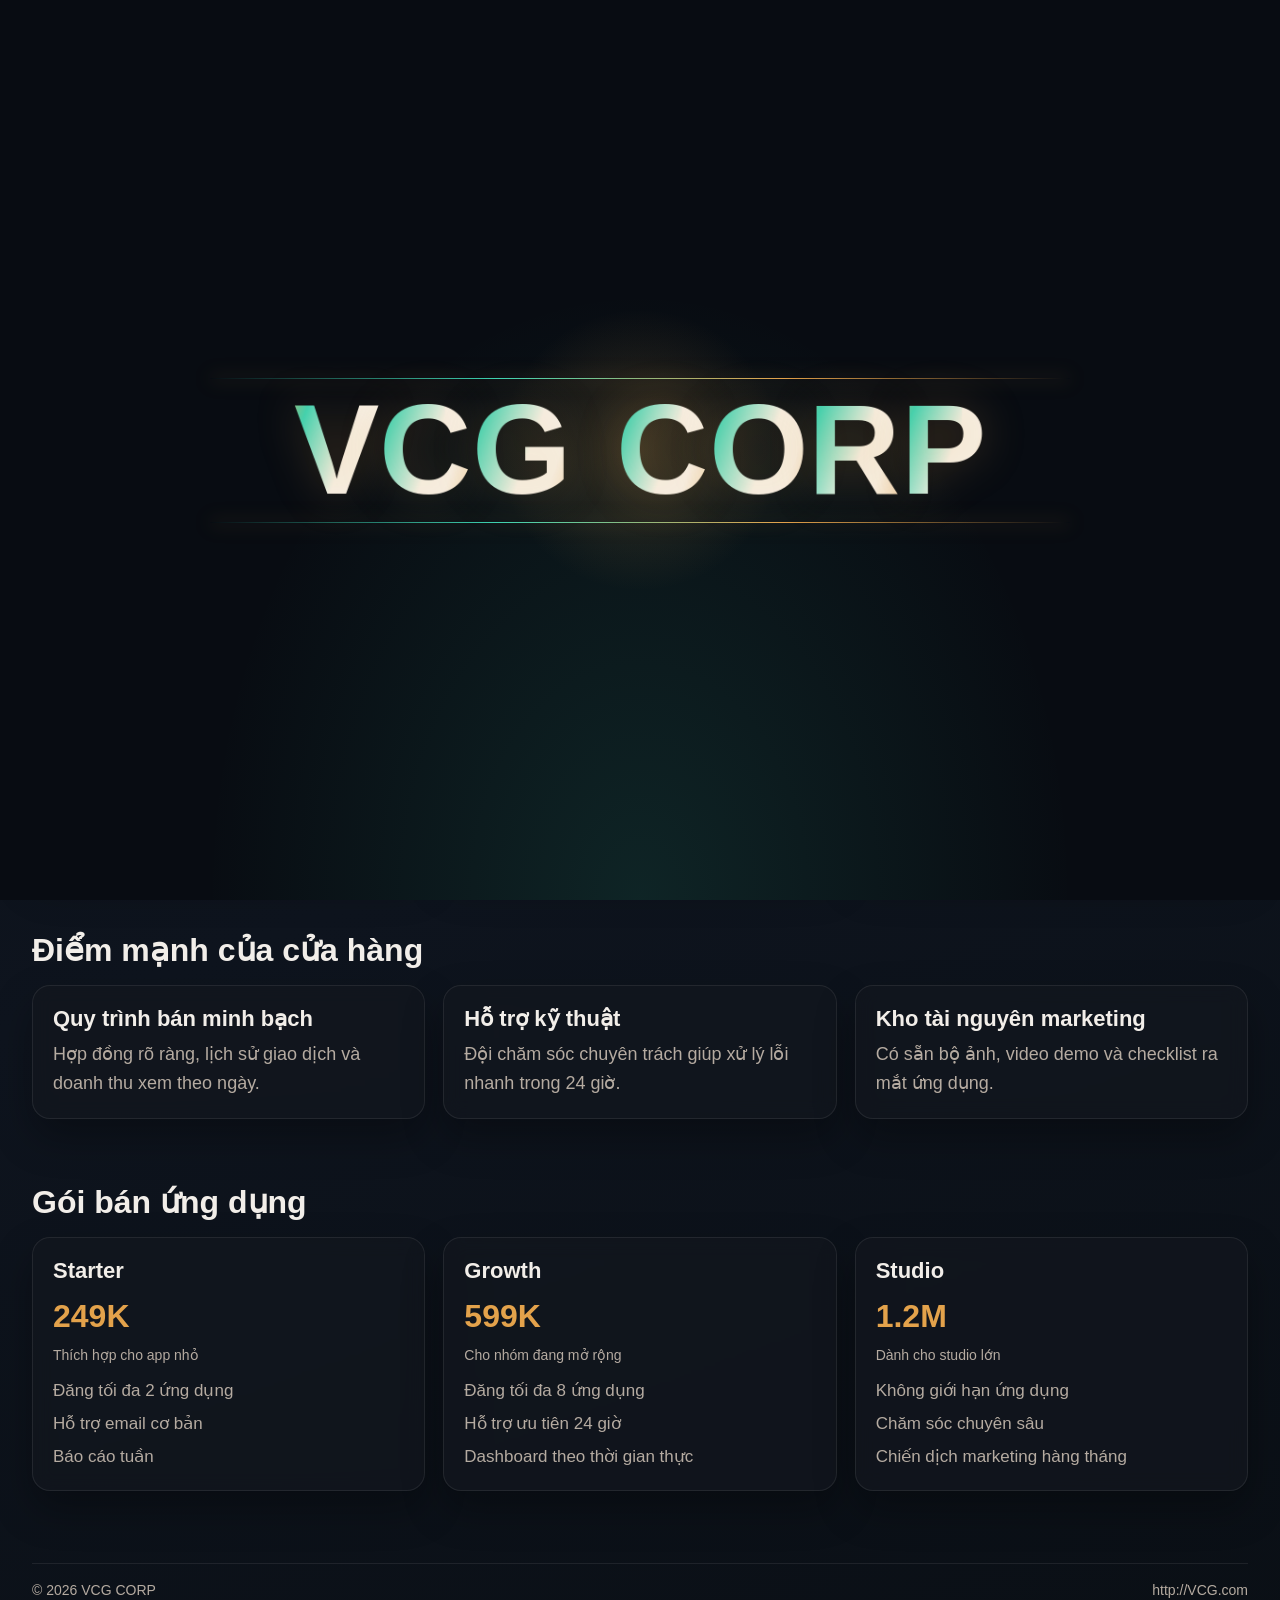
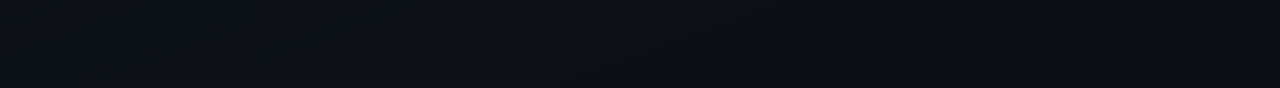
<file: index.html>
﻿﻿﻿<!doctype html>
<html lang="vi">
<head>
  <meta charset="utf-8" />
  <meta name="viewport" content="width=device-width, initial-scale=1" />
  <title>VCG CORP - Trang chủ</title>
  <link rel="stylesheet" href="styles.css" />
</head>
<body>
  <div class="site-intro" aria-label="VCG CORP" role="status">
    <p class="site-intro__name" aria-label="VCG CORP">
      <span class="site-intro__letter" style="--i:0; --x:-52vw; --y:-28vh; --r:-36deg">V</span>
      <span class="site-intro__letter" style="--i:1; --x:-32vw; --y:34vh; --r:28deg">C</span>
      <span class="site-intro__letter" style="--i:2; --x:-12vw; --y:-38vh; --r:-22deg">G</span>
      <span class="site-intro__space" aria-hidden="true"></span>
      <span class="site-intro__letter" style="--i:3; --x:14vw; --y:36vh; --r:30deg">C</span>
      <span class="site-intro__letter" style="--i:4; --x:34vw; --y:-31vh; --r:-28deg">O</span>
      <span class="site-intro__letter" style="--i:5; --x:54vw; --y:25vh; --r:34deg">R</span>
      <span class="site-intro__letter" style="--i:6; --x:62vw; --y:-18vh; --r:-42deg">P</span>
    </p>
  </div>
  <div class="page">
    <header>
      <div class="brand">VCG CORP</div>
      <nav>
        <a href="index.html">Trang chủ</a>
        <a href="gioi-thieu.html">Giới thiệu</a>
        <a href="tham-khao.html">Tham khảo</a>
        <a href="tai-nguyen.html">Tài nguyên</a>
        <a href="lien-he.html">Liên hệ</a>
      </nav>
    </header>

    <section class="hero">
      <div>
        <h1>VCG CORP Nơi mọi người thoả sức sáng tạo và chia sẽ cho mọi người .</h1>
        <p>
          VCG CORP giúp bạn tự tin hơn về chình tay nghề của bạn, hãy thoả sức sáng tạo và mọi người
          thấy tài năng của bạn đến đâu. Bạn cũng có thể kiếm những thành tựu trên đây (thực ra là tiền=))
        </p>
        <div class="badge-row">
          <span class="badge">Bán app nhanh</span>
          <span class="badge">Bảo hành cập nhật</span>
          <span class="badge">Thanh toán an toàn</span>
        </div>
      </div>
      <div class="hero-card">
        <div class="stat">
          <span>Ứng dụng đang bán</span>
          <strong>128</strong>
        </div>
        <div class="stat">
          <span>Người mua mỗi tháng</span>
          <strong>4.2K</strong>
        </div>
        <div class="stat">
          <span>Đánh giá 5 sao</span>
          <strong>96%</strong>
        </div>
      </div>
    </section>
<section class="section">
      <h2>App nổi bật</h2>
      <p class="lead">Danh sách ứng dụng được bán chạy và cập nhật đều trong tuần.</p>
      <div class="grid">
        <div class="card">
          <h3>FocusFlow</h3>
          <p>Ứng dụng quản lý thời gian kèm pomodoro và nhắc việc thông minh.</p>
        </div>
        <div class="card">
          <h3>InvoicePro</h3>
          <p>Tạo hóa đơn nhanh, gửi qua email và theo dõi trạng thái thanh toán.</p>
        </div>
        <div class="card">
          <h3>SmartGym</h3>
          <p>Lịch tập cá nhân hóa, theo dõi tiến độ và lời khuyên sức khỏe.</p>
        </div>
      </div>
    </section>

    <section class="section">
      <h2>Điểm mạnh của cửa hàng</h2>
      <div class="grid">
        <div class="card">
          <h3>Quy trình bán minh bạch</h3>
          <p>Hợp đồng rõ ràng, lịch sử giao dịch và doanh thu xem theo ngày.</p>
        </div>
        <div class="card">
          <h3>Hỗ trợ kỹ thuật</h3>
          <p>Đội chăm sóc chuyên trách giúp xử lý lỗi nhanh trong 24 giờ.</p>
        </div>
        <div class="card">
          <h3>Kho tài nguyên marketing</h3>
          <p>Có sẵn bộ ảnh, video demo và checklist ra mắt ứng dụng.</p>
        </div>
      </div>
    </section>

    <section class="section">
      <h2>Gói bán ứng dụng</h2>
      <div class="pricing">
        <div class="card">
          <h3>Starter</h3>
          <div class="price-tag">249K</div>
          <div class="tagline">Thích hợp cho app nhỏ</div>
          <ul class="list">
            <li>Đăng tối đa 2 ứng dụng</li>
            <li>Hỗ trợ email cơ bản</li>
            <li>Báo cáo tuần</li>
          </ul>
        </div>
        <div class="card">
          <h3>Growth</h3>
          <div class="price-tag">599K</div>
          <div class="tagline">Cho nhóm đang mở rộng</div>
          <ul class="list">
            <li>Đăng tối đa 8 ứng dụng</li>
            <li>Hỗ trợ ưu tiên 24 giờ</li>
            <li>Dashboard theo thời gian thực</li>
          </ul>
        </div>
        <div class="card">
          <h3>Studio</h3>
          <div class="price-tag">1.2M</div>
          <div class="tagline">Dành cho studio lớn</div>
          <ul class="list">
            <li>Không giới hạn ứng dụng</li>
            <li>Chăm sóc chuyên sâu</li>
            <li>Chiến dịch marketing hàng tháng</li>
          </ul>
        </div>
      </div>
    </section>
    <footer>
      <span>© 2026 VCG CORP</span>
      <span>http://VCG.com</span>
    </footer>
  </div>
  <script src="intro.js"></script>
</body>
</html>
</file>
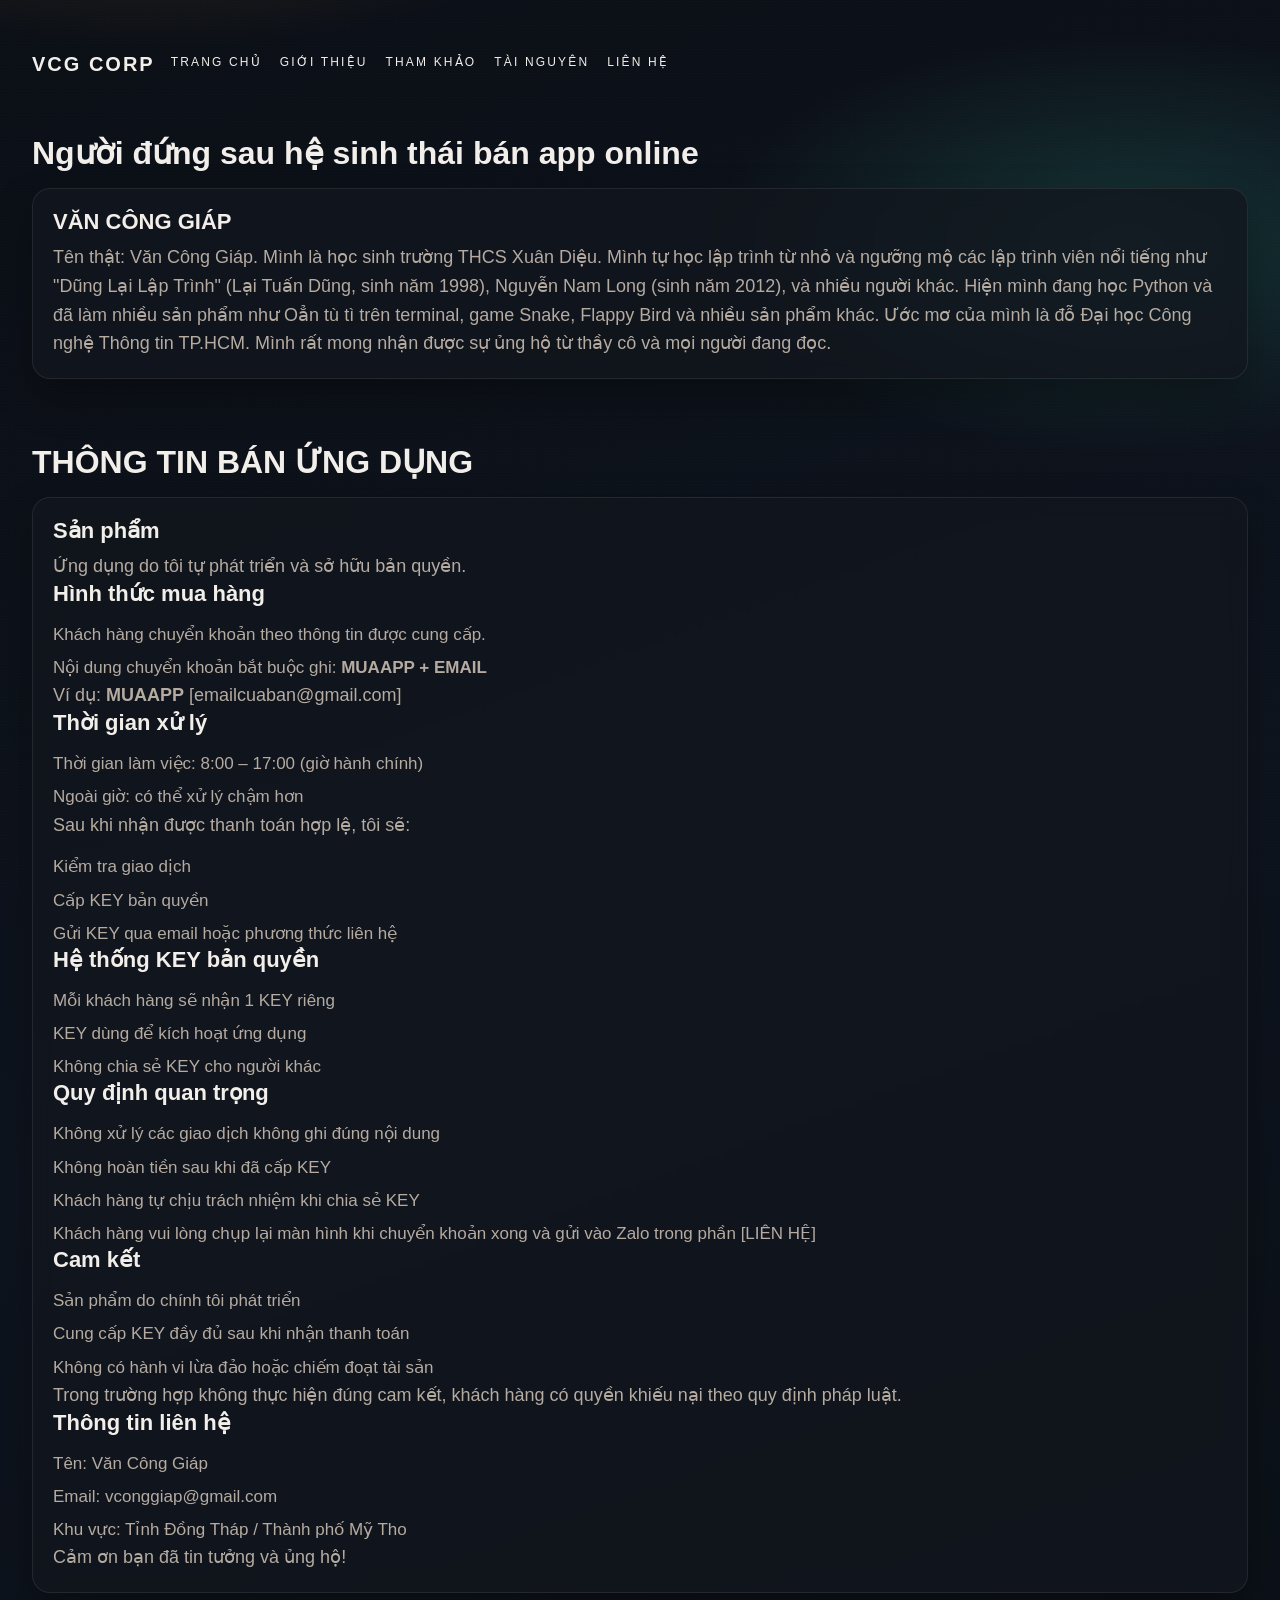
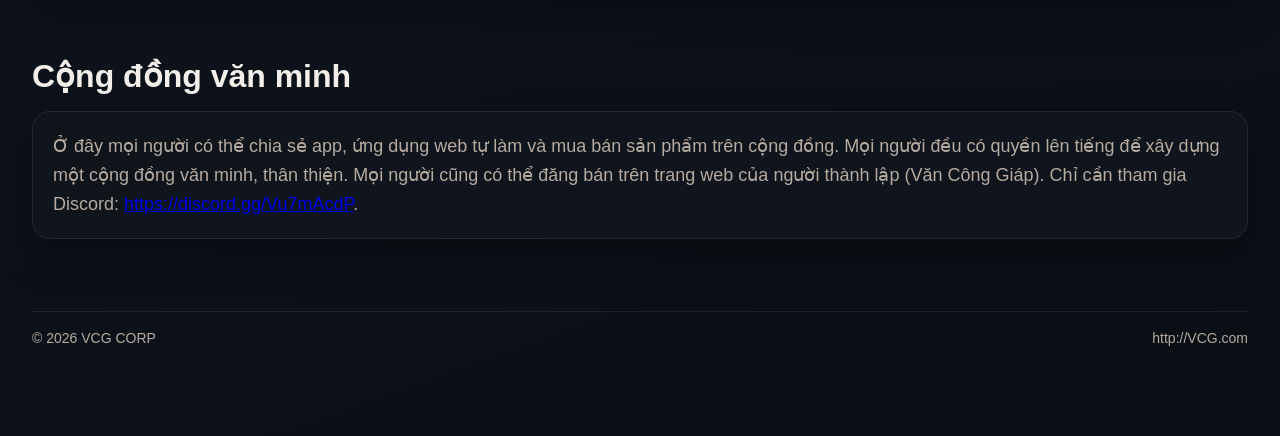
<file: gioi-thieu.html>
﻿﻿﻿<!doctype html>
<html lang="vi">
<head>
  <meta charset="utf-8" />
  <meta name="viewport" content="width=device-width, initial-scale=1" />
  <title>VCG CORP - Giới thiệu</title>
  <link rel="stylesheet" href="styles.css" />
</head>
<body>
  <div class="page">
    <header>
      <div class="brand">VCG CORP</div>
      <nav>
        <a href="index.html">Trang chủ</a>
        <a href="gioi-thieu.html">Giới thiệu</a>
        <a href="tham-khao.html">Tham khảo</a>
        <a href="tai-nguyen.html">Tài nguyên</a>
        <a href="lien-he.html">Liên hệ</a>
      </nav>
    </header>

    <section class="section">
      <h2>Người đứng sau hệ sinh thái bán app online</h2>
      <div class="card">
        <h3>VĂN CÔNG GIÁP</h3>
        <p>
          Tên thật: Văn Công Giáp. Mình là học sinh trường THCS Xuân Diệu. Mình tự học lập trình từ nhỏ
          và ngưỡng mộ các lập trình viên nổi tiếng như "Dũng Lại Lập Trình" (Lại Tuấn Dũng, sinh năm 1998),
          Nguyễn Nam Long (sinh năm 2012), và nhiều người khác. Hiện mình đang học Python và đã làm nhiều sản phẩm
          như Oẳn tù tì trên terminal, game Snake, Flappy Bird và nhiều sản phẩm khác. Ước mơ của mình là đỗ
          Đại học Công nghệ Thông tin TP.HCM. Mình rất mong nhận được sự ủng hộ từ thầy cô và mọi người đang đọc.
        </p>
      </div>
    </section>

    <section class="section">
      <h2>THÔNG TIN BÁN ỨNG DỤNG</h2>
      <div class="card">
        <h3>Sản phẩm</h3>
        <p>Ứng dụng do tôi tự phát triển và sở hữu bản quyền.</p>

        <h3>Hình thức mua hàng</h3>
        <ol class="list">
          <li>Khách hàng chuyển khoản theo thông tin được cung cấp.</li>
          <li>Nội dung chuyển khoản bắt buộc ghi: <strong>MUAAPP + EMAIL</strong></li>
        </ol>
        <p>Ví dụ: <strong>MUAAPP</strong> [emailcuaban@gmail.com]</p>

        <h3>Thời gian xử lý</h3>
        <ul class="list">
          <li>Thời gian làm việc: 8:00 – 17:00 (giờ hành chính)</li>
          <li>Ngoài giờ: có thể xử lý chậm hơn</li>
        </ul>
        <p>Sau khi nhận được thanh toán hợp lệ, tôi sẽ:</p>
        <ul class="list">
          <li>Kiểm tra giao dịch</li>
          <li>Cấp KEY bản quyền</li>
          <li>Gửi KEY qua email hoặc phương thức liên hệ</li>
        </ul>

        <h3>Hệ thống KEY bản quyền</h3>
        <ul class="list">
          <li>Mỗi khách hàng sẽ nhận 1 KEY riêng</li>
          <li>KEY dùng để kích hoạt ứng dụng</li>
          <li>Không chia sẻ KEY cho người khác</li>
        </ul>

        <h3>Quy định quan trọng</h3>
        <ul class="list">
          <li>Không xử lý các giao dịch không ghi đúng nội dung</li>
          <li>Không hoàn tiền sau khi đã cấp KEY</li>
          <li>Khách hàng tự chịu trách nhiệm khi chia sẻ KEY</li>
          <li>Khách hàng vui lòng chụp lại màn hình khi chuyển khoản xong và gửi vào Zalo trong phần [LIÊN HỆ]</li>
        </ul>

        <h3>Cam kết</h3>
        <ul class="list">
          <li>Sản phẩm do chính tôi phát triển</li>
          <li>Cung cấp KEY đầy đủ sau khi nhận thanh toán</li>
          <li>Không có hành vi lừa đảo hoặc chiếm đoạt tài sản</li>
        </ul>
        <p>
          Trong trường hợp không thực hiện đúng cam kết,
          khách hàng có quyền khiếu nại theo quy định pháp luật.
        </p>

        <h3>Thông tin liên hệ</h3>
        <ul class="list">
          <li>Tên: Văn Công Giáp</li>
          <li>Email: vconggiap@gmail.com</li>
          <li>Khu vực: Tỉnh Đồng Tháp / Thành phố Mỹ Tho</li>
        </ul>

        <p>Cảm ơn bạn đã tin tưởng và ủng hộ!</p>
      </div>
    </section>

    <section class="section">
      <h2>Cộng đồng văn minh</h2>
      <div class="card">
        <p>
          Ở đây mọi người có thể chia sẻ app, ứng dụng web tự làm và mua bán sản phẩm trên cộng đồng.
          Mọi người đều có quyền lên tiếng để xây dựng một cộng đồng văn minh, thân thiện. Mọi người cũng có thể đăng bán
          trên trang web của người thành lập (Văn Công Giáp). Chỉ cần tham gia Discord:
          <a href="https://discord.gg/Vu7mAcdP" target="_blank" rel="noopener noreferrer">https://discord.gg/Vu7mAcdP</a>.
        </p>
      </div>
    </section>
    <footer>
      <span>© 2026 VCG CORP</span>
      <span>http://VCG.com</span>
    </footer>
  </div>
</body>
</html>
</file>
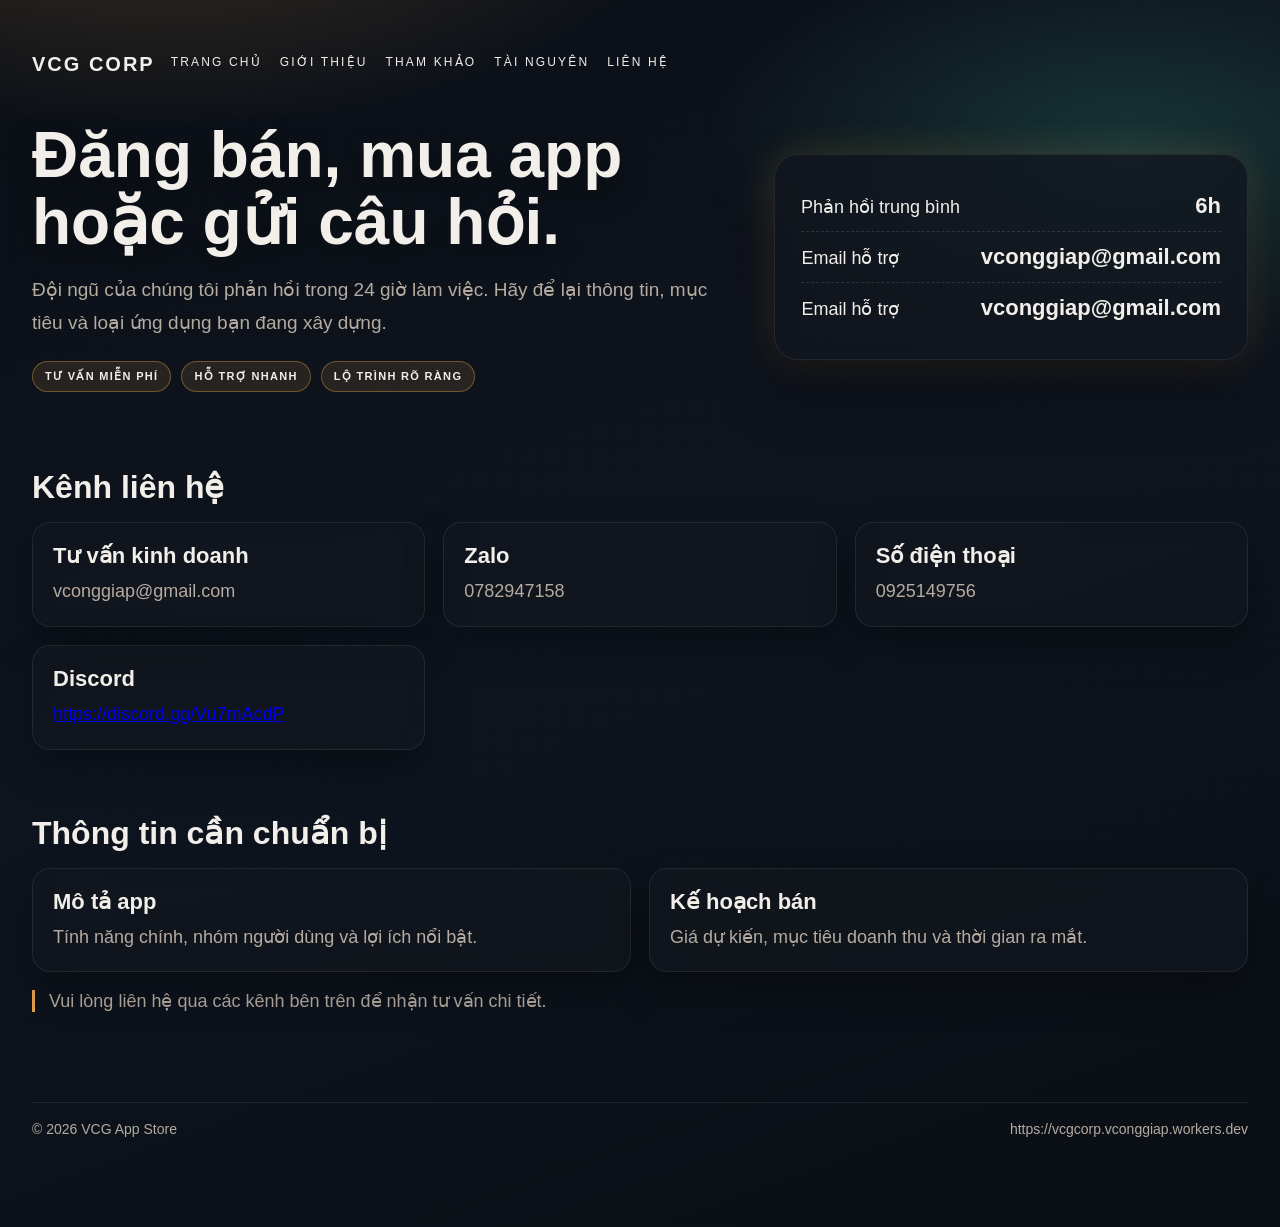
<file: lien-he.html>
﻿﻿﻿<!doctype html>
<html lang="vi">
<head>
  <meta charset="utf-8" />
  <meta name="viewport" content="width=device-width, initial-scale=1" />
  <title>VCG CORP - Liên hệ</title>
  <link rel="stylesheet" href="styles.css" />
</head>
<body>
  <div class="page">
    <header>
      <div class="brand">VCG CORP</div>
      <nav>
        <a href="index.html">Trang chủ</a>
        <a href="gioi-thieu.html">Giới thiệu</a>
        <a href="tham-khao.html">Tham khảo</a>
        <a href="tai-nguyen.html">Tài nguyên</a>
        <a href="lien-he.html">Liên hệ</a>
      </nav>
    </header>

    <section class="hero">
      <div>
        <h1>Đăng bán, mua app hoặc gửi câu hỏi.</h1>
        <p>
          Đội ngũ của chúng tôi phản hồi trong 24 giờ làm việc. Hãy để lại thông tin, mục tiêu
          và loại ứng dụng bạn đang xây dựng.
        </p>
        <div class="badge-row">
          <span class="badge">Tư vấn miễn phí</span>
          <span class="badge">Hỗ trợ nhanh</span>
          <span class="badge">Lộ trình rõ ràng</span>
        </div>
      </div>
      <div class="hero-card">
        <div class="stat">
          <span>Phản hồi trung bình</span>
          <strong>6h</strong>
        </div>
        <div class="stat">
          <span>Email hỗ trợ</span>
          <strong>vconggiap@gmail.com</strong>
        </div>
        <div class="stat">
          <span>Email hỗ trợ</span>
          <strong>vconggiap@gmail.com</strong>
        </div>
      </div>
    </section>

    <section class="section">
      <h2>Kênh liên hệ</h2>
      <div class="grid">
        <div class="card">
          <h3>Tư vấn kinh doanh</h3>
          <p>vconggiap@gmail.com</p>
        </div>
        <div class="card">
          <h3>Zalo</h3>
          <p>0782947158</p>
        </div>
        <div class="card">
          <h3>Số điện thoại</h3>
          <p>0925149756</p>
        </div>
        <div class="card">
          <h3>Discord</h3>
          <p>
            <a href="https://discord.gg/Vu7mAcdP" target="_blank" rel="noopener noreferrer">https://discord.gg/Vu7mAcdP</a>
          </p>
        </div>
      </div>
    </section>

    <section class="section">
      <h2>Thông tin cần chuẩn bị</h2>
      <div class="split">
        <div class="card">
          <h3>Mô tả app</h3>
          <p>Tính năng chính, nhóm người dùng và lợi ích nổi bật.</p>
        </div>
        <div class="card">
          <h3>Kế hoạch bán</h3>
          <p>Giá dự kiến, mục tiêu doanh thu và thời gian ra mắt.</p>
        </div>
      </div>
      <p class="notice">Vui lòng liên hệ qua các kênh bên trên để nhận tư vấn chi tiết.</p>
    </section>
    <footer>
      <span>© 2026 VCG App Store</span>
      <span>https://vcgcorp.vconggiap.workers.dev</span>
    </footer>
  </div>
</body>
</html>
</file>
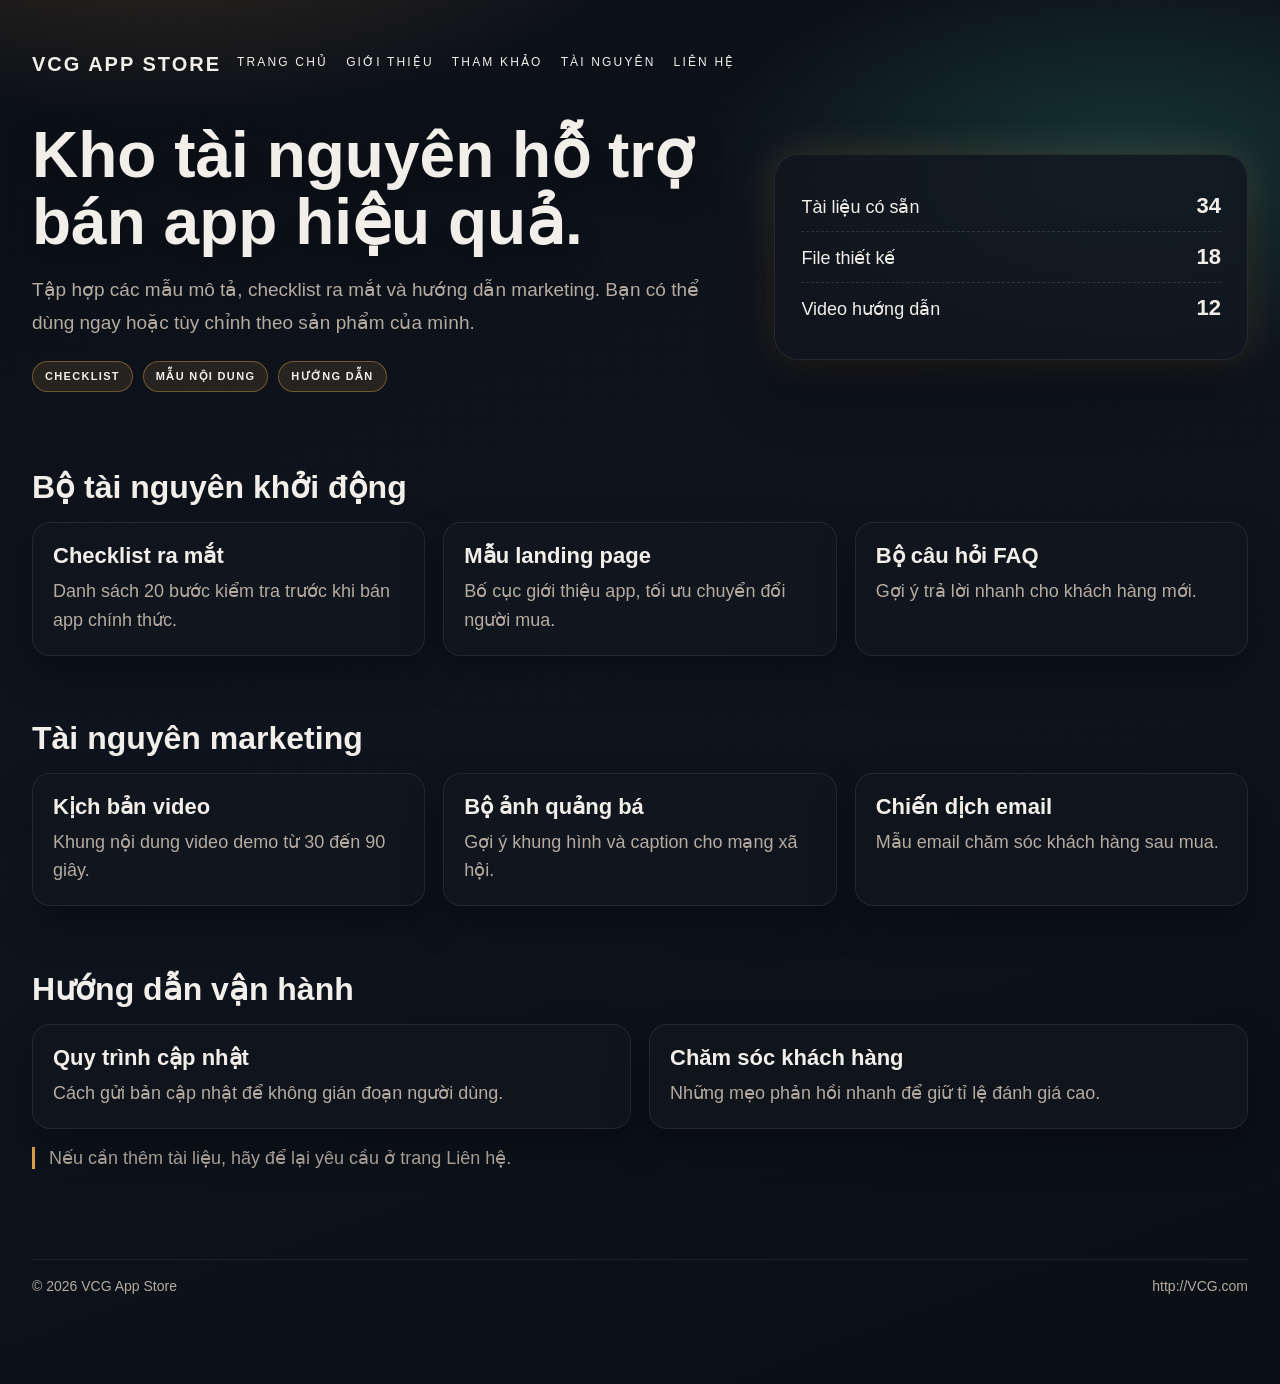
<file: tai-nguyen.html>
﻿﻿﻿<!doctype html>
<html lang="vi">
<head>
  <meta charset="utf-8" />
  <meta name="viewport" content="width=device-width, initial-scale=1" />
  <title>VCG App Store - Tài nguyên</title>
  <link rel="stylesheet" href="styles.css" />
</head>
<body>
  <div class="page">
    <header>
      <div class="brand">VCG App Store</div>
      <nav>
        <a href="index.html">Trang chủ</a>
        <a href="gioi-thieu.html">Giới thiệu</a>
        <a href="tham-khao.html">Tham khảo</a>
        <a href="tai-nguyen.html">Tài nguyên</a>
        <a href="lien-he.html">Liên hệ</a>
      </nav>
    </header>

    <section class="hero">
      <div>
        <h1>Kho tài nguyên hỗ trợ bán app hiệu quả.</h1>
        <p>
          Tập hợp các mẫu mô tả, checklist ra mắt và hướng dẫn marketing.
          Bạn có thể dùng ngay hoặc tùy chỉnh theo sản phẩm của mình.
        </p>
        <div class="badge-row">
          <span class="badge">Checklist</span>
          <span class="badge">Mẫu nội dung</span>
          <span class="badge">Hướng dẫn</span>
        </div>
      </div>
      <div class="hero-card">
        <div class="stat">
          <span>Tài liệu có sẵn</span>
          <strong>34</strong>
        </div>
        <div class="stat">
          <span>File thiết kế</span>
          <strong>18</strong>
        </div>
        <div class="stat">
          <span>Video hướng dẫn</span>
          <strong>12</strong>
        </div>
      </div>
    </section>

    <section class="section">
      <h2>Bộ tài nguyên khởi động</h2>
      <div class="grid">
        <div class="card">
          <h3>Checklist ra mắt</h3>
          <p>Danh sách 20 bước kiểm tra trước khi bán app chính thức.</p>
        </div>
        <div class="card">
          <h3>Mẫu landing page</h3>
          <p>Bố cục giới thiệu app, tối ưu chuyển đổi người mua.</p>
        </div>
        <div class="card">
          <h3>Bộ câu hỏi FAQ</h3>
          <p>Gợi ý trả lời nhanh cho khách hàng mới.</p>
        </div>
      </div>
    </section>

    <section class="section">
      <h2>Tài nguyên marketing</h2>
      <div class="grid">
        <div class="card">
          <h3>Kịch bản video</h3>
          <p>Khung nội dung video demo từ 30 đến 90 giây.</p>
        </div>
        <div class="card">
          <h3>Bộ ảnh quảng bá</h3>
          <p>Gợi ý khung hình và caption cho mạng xã hội.</p>
        </div>
        <div class="card">
          <h3>Chiến dịch email</h3>
          <p>Mẫu email chăm sóc khách hàng sau mua.</p>
        </div>
      </div>
    </section>

    <section class="section">
      <h2>Hướng dẫn vận hành</h2>
      <div class="split">
        <div class="card">
          <h3>Quy trình cập nhật</h3>
          <p>Cách gửi bản cập nhật để không gián đoạn người dùng.</p>
        </div>
        <div class="card">
          <h3>Chăm sóc khách hàng</h3>
          <p>Những mẹo phản hồi nhanh để giữ tỉ lệ đánh giá cao.</p>
        </div>
      </div>
      <p class="notice">Nếu cần thêm tài liệu, hãy để lại yêu cầu ở trang Liên hệ.</p>
    </section>
    <footer>
      <span>© 2026 VCG App Store</span>
      <span>http://VCG.com</span>
    </footer>
  </div>
</body>
</html>
</file>
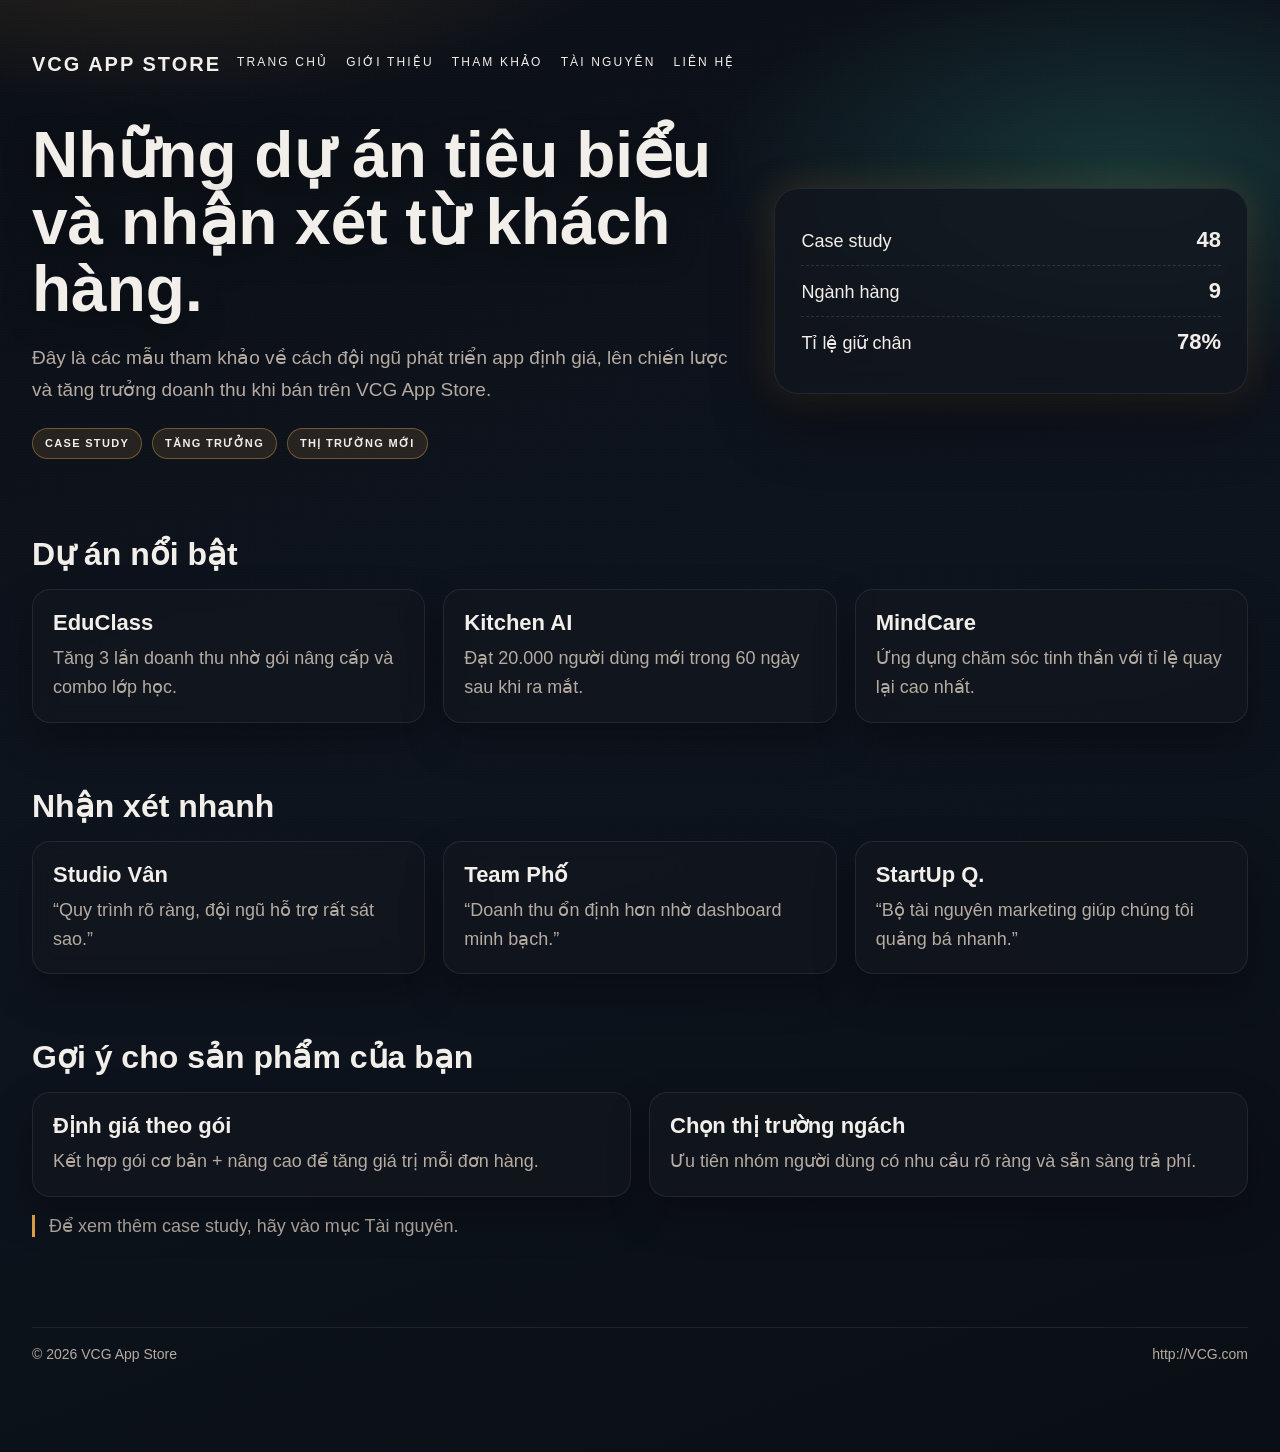
<file: tham-khao.html>
﻿﻿﻿<!doctype html>
<html lang="vi">
<head>
  <meta charset="utf-8" />
  <meta name="viewport" content="width=device-width, initial-scale=1" />
  <title>VCG App Store - Tham khảo</title>
  <link rel="stylesheet" href="styles.css" />
</head>
<body>
  <div class="page">
    <header>
      <div class="brand">VCG App Store</div>
      <nav>
        <a href="index.html">Trang chủ</a>
        <a href="gioi-thieu.html">Giới thiệu</a>
        <a href="tham-khao.html">Tham khảo</a>
        <a href="tai-nguyen.html">Tài nguyên</a>
        <a href="lien-he.html">Liên hệ</a>
      </nav>
    </header>

    <section class="hero">
      <div>
        <h1>Những dự án tiêu biểu và nhận xét từ khách hàng.</h1>
        <p>
          Đây là các mẫu tham khảo về cách đội ngũ phát triển app định giá, lên chiến lược và tăng trưởng
          doanh thu khi bán trên VCG App Store.
        </p>
        <div class="badge-row">
          <span class="badge">Case study</span>
          <span class="badge">Tăng trưởng</span>
          <span class="badge">Thị trường mới</span>
        </div>
      </div>
      <div class="hero-card">
        <div class="stat">
          <span>Case study</span>
          <strong>48</strong>
        </div>
        <div class="stat">
          <span>Ngành hàng</span>
          <strong>9</strong>
        </div>
        <div class="stat">
          <span>Tỉ lệ giữ chân</span>
          <strong>78%</strong>
        </div>
      </div>
    </section>

    <section class="section">
      <h2>Dự án nổi bật</h2>
      <div class="grid">
        <div class="card">
          <h3>EduClass</h3>
          <p>Tăng 3 lần doanh thu nhờ gói nâng cấp và combo lớp học.</p>
        </div>
        <div class="card">
          <h3>Kitchen AI</h3>
          <p>Đạt 20.000 người dùng mới trong 60 ngày sau khi ra mắt.</p>
        </div>
        <div class="card">
          <h3>MindCare</h3>
          <p>Ứng dụng chăm sóc tinh thần với tỉ lệ quay lại cao nhất.</p>
        </div>
      </div>
    </section>

    <section class="section">
      <h2>Nhận xét nhanh</h2>
      <div class="grid">
        <div class="card">
          <h3>Studio Vân</h3>
          <p>“Quy trình rõ ràng, đội ngũ hỗ trợ rất sát sao.”</p>
        </div>
        <div class="card">
          <h3>Team Phố</h3>
          <p>“Doanh thu ổn định hơn nhờ dashboard minh bạch.”</p>
        </div>
        <div class="card">
          <h3>StartUp Q.</h3>
          <p>“Bộ tài nguyên marketing giúp chúng tôi quảng bá nhanh.”</p>
        </div>
      </div>
    </section>

    <section class="section">
      <h2>Gợi ý cho sản phẩm của bạn</h2>
      <div class="split">
        <div class="card">
          <h3>Định giá theo gói</h3>
          <p>Kết hợp gói cơ bản + nâng cao để tăng giá trị mỗi đơn hàng.</p>
        </div>
        <div class="card">
          <h3>Chọn thị trường ngách</h3>
          <p>Ưu tiên nhóm người dùng có nhu cầu rõ ràng và sẵn sàng trả phí.</p>
        </div>
      </div>
      <p class="notice">Để xem thêm case study, hãy vào mục Tài nguyên.</p>
    </section>
    <footer>
      <span>© 2026 VCG App Store</span>
      <span>http://VCG.com</span>
    </footer>
  </div>
</body>
</html>
</file>
<file: styles.css>
﻿:root {
  --bg: #0c1016;
  --ink: #f2eee9;
  --muted: #b5aba1;
  --brand: #e3a24b;
  --brand-2: #3dd4b3;
  --card: rgba(18, 22, 30, 0.78);
  --line: rgba(255, 255, 255, 0.08);
  --shadow: 0 30px 60px rgba(0, 0, 0, 0.35);
  --glow: 0 0 40px rgba(227, 162, 75, 0.2);
}

* { box-sizing: border-box; }

body {
  margin: 0;
  font-family: "Segoe UI", Arial, sans-serif;
  font-size: 18px;
  color: var(--ink);
  overflow-x: hidden;
  background:
    radial-gradient(900px 420px at 12% -10%, rgba(227, 162, 75, 0.22), transparent 60%),
    radial-gradient(700px 350px at 88% 12%, rgba(61, 212, 179, 0.18), transparent 60%),
    linear-gradient(160deg, #0b0f16 0%, #0e141e 48%, #0a0f15 100%);
  min-height: 100vh;
}

body::before {
  content: "";
  position: fixed;
  inset: 0;
  background-image: radial-gradient(rgba(255, 255, 255, 0.08) 1px, transparent 0);
  background-size: 3px 3px;
  opacity: 0.15;
  mix-blend-mode: screen;
  pointer-events: none;
}

.site-intro {
  position: fixed;
  inset: 0;
  z-index: 100;
  display: grid;
  place-items: center;
  overflow: hidden;
  isolation: isolate;
  color: var(--ink);
  background:
    radial-gradient(circle at 50% 50%, rgba(227, 162, 75, 0.2), transparent 18%),
    radial-gradient(ellipse at 50% 100%, rgba(61, 212, 179, 0.12), transparent 48%),
    #080c12;
  will-change: opacity;
  transition: opacity 1s cubic-bezier(.22, .61, .36, 1), visibility 1s ease;
}
.site-intro::before, .site-intro::after {
  content: "";
  position: absolute;
  width: min(70vw, 860px);
  height: 1px;
  background: linear-gradient(90deg, transparent, var(--brand-2), var(--brand), transparent);
  box-shadow: 0 0 18px rgba(227, 162, 75, 0.65);
  will-change: transform, opacity;
  animation: intro-line 3.15s cubic-bezier(.22, .61, .36, 1) both;
}
.site-intro::before { transform: translateY(-72px); }
.site-intro::after { transform: translateY(72px); animation-name: intro-line-bottom; animation-delay: 0.12s; }
.site-intro__name {
  position: relative;
  z-index: 1;
  display: flex;
  align-items: center;
  margin: 0;
  font-size: clamp(46px, 10vw, 132px);
  font-weight: 900;
  line-height: 1;
  text-transform: uppercase;
}
.site-intro__letter {
  display: inline-block;
  color: transparent;
  background: linear-gradient(110deg, #f8f2e8 15%, var(--brand) 47%, var(--brand-2) 63%, #f8f2e8 86%);
  background-size: 220% auto;
  -webkit-background-clip: text;
  background-clip: text;
  -webkit-text-fill-color: transparent;
  text-shadow: 0 0 45px rgba(227, 162, 75, 0.25);
  will-change: transform, opacity;
  animation: intro-letter 2.85s cubic-bezier(.22, .61, .36, 1) calc(var(--i) * 0.075s) both, intro-shine 2.4s ease-out calc(var(--i) * 0.075s) both;
}
.site-intro__space { width: 0.35em; }.site-intro--hidden { opacity: 0; visibility: hidden; pointer-events: none; }
@keyframes intro-letter {
  0% { opacity: 0; transform: translate(var(--x), var(--y)) rotate(var(--r)) scale(0.45); }
  34% { opacity: 1; transform: translate(0, 0) rotate(0) scale(1.06); }
  52% { transform: translate(-4px, 5px) rotate(-4deg) scale(0.98); }
  68% { transform: translate(3px, -4px) rotate(3deg) scale(1.02); }
  82% { transform: translate(-1px, 1px) rotate(-1deg) scale(1); }
  100% { opacity: 1; transform: translate(0, 0) rotate(0) scale(1); }
}@keyframes intro-shine { from { background-position: 160% center; } to { background-position: -60% center; } }
@keyframes intro-line {
  0% { opacity: 0; transform: scaleX(0) translateY(-72px); }
  45%, 100% { opacity: 1; transform: scaleX(1) translateY(-72px); }
}
@keyframes intro-line-bottom {
  0% { opacity: 0; transform: scaleX(0) translateY(72px); }
  45%, 100% { opacity: 1; transform: scaleX(1) translateY(72px); }
}@media (prefers-reduced-motion: reduce) {
  .site-intro, .site-intro__name, .site-intro::before, .site-intro::after { animation: none; }
  .site-intro { display: none; }
}
.page {
  max-width: 100%;
  margin: 0;
  padding: 24px 32px 90px;
  position: relative;
  z-index: 1;
}

header {
  display: grid;
  grid-template-columns: auto 1fr auto;
  align-items: center;
  gap: 16px;
  padding: 8px 0 26px;
}

.brand {
  font-family: "Segoe UI", Arial, sans-serif;
  font-weight: 700;
  letter-spacing: 2px;
  font-size: 20px;
  text-transform: uppercase;
}

nav {
  display: flex;
  gap: 18px;
  font-size: 12px;
  text-transform: uppercase;
  letter-spacing: 0.18em;
  justify-self: start;
}

nav a {
  color: var(--ink);
  text-decoration: none;
  position: relative;
  padding-bottom: 6px;
}

nav a::after {
  content: "";
  position: absolute;
  left: 0;
  bottom: 0;
  width: 0;
  height: 2px;
  background: linear-gradient(90deg, var(--brand), transparent);
  transition: width 0.3s ease;
}

nav a:hover::after { width: 100%; }

.hero {
  display: grid;
  grid-template-columns: 1.2fr 0.8fr;
  gap: 32px;
  align-items: center;
  padding: 20px 0 44px;
}

.hero h1 {
  font-family: "Segoe UI", Arial, sans-serif;
  font-size: clamp(40px, 5vw, 70px);
  line-height: 1.05;
  margin: 0 0 18px;
  text-shadow: 0 10px 30px rgba(0, 0, 0, 0.45);
}

.hero p {
  margin: 0 0 22px;
  color: var(--muted);
  font-size: 19px;
  line-height: 1.7;
}

.badge-row {
  display: flex;
  flex-wrap: wrap;
  gap: 10px;
}

.badge {
  background: rgba(227, 162, 75, 0.12);
  color: var(--ink);
  border: 1px solid rgba(227, 162, 75, 0.4);
  padding: 8px 12px;
  border-radius: 999px;
  font-size: 11px;
  font-weight: 700;
  letter-spacing: 0.12em;
  text-transform: uppercase;
}

.hero-card {
  background: var(--card);
  border: 1px solid var(--line);
  border-radius: 24px;
  padding: 26px;
  box-shadow: var(--shadow), var(--glow);
  backdrop-filter: blur(10px);
}

.hero-card .stat {
  display: flex;
  justify-content: space-between;
  align-items: baseline;
  border-bottom: 1px dashed rgba(255, 255, 255, 0.12);
  padding: 12px 0;
}

.hero-card .stat:last-child { border-bottom: none; }

.stat strong { font-size: 22px; }

.section {
  padding: 32px 0;
}

.section h2 {
  font-family: "Segoe UI", Arial, sans-serif;
  font-size: 32px;
  margin: 0 0 16px;
}

.section p.lead {
  margin: 0 0 22px;
  color: var(--muted);
  font-size: 19px;
}

.grid {
  display: grid;
  grid-template-columns: repeat(3, 1fr);
  gap: 18px;
}

.card {
  background: var(--card);
  border: 1px solid var(--line);
  border-radius: 18px;
  padding: 20px;
  box-shadow: 0 18px 40px rgba(0, 0, 0, 0.3);
  backdrop-filter: blur(10px);
}

.card h3 {
  margin: 0 0 8px;
  font-size: 22px;
  font-weight: 700;
}

.card p {
  margin: 0;
  color: var(--muted);
  line-height: 1.6;
  font-size: 18px;
}

.pricing {
  display: grid;
  grid-template-columns: repeat(3, 1fr);
  gap: 18px;
}

.price-tag {
  font-size: 32px;
  font-weight: 800;
  margin: 14px 0 12px;
  color: var(--brand);
}

.tagline {
  color: var(--muted);
  font-size: 14px;
}

.list {
  margin: 14px 0 0;
  padding: 0;
  list-style: none;
  color: var(--muted);
  font-size: 17px;
  line-height: 1.6;
}

.list li + li { margin-top: 6px; }

.split {
  display: grid;
  grid-template-columns: 1fr 1fr;
  gap: 18px;
}

.notice {
  border-left: 3px solid var(--brand);
  padding-left: 14px;
  color: var(--muted);
}

footer {
  margin-top: 40px;
  border-top: 1px solid var(--line);
  padding-top: 18px;
  display: flex;
  justify-content: space-between;
  color: var(--muted);
  font-size: 14px;
}

@media (max-width: 900px) {
  .page { padding: 18px 18px 70px; }
  header {
    grid-template-columns: 1fr;
    justify-items: start;
    gap: 12px;
  }
  nav {
    display: flex;
    flex-wrap: wrap;
    gap: 10px 14px;
    font-size: 11px;
    letter-spacing: 0.12em;
  }
  .hero { grid-template-columns: 1fr; }
  .hero-card { width: 100%; }
  .grid { grid-template-columns: 1fr; }
  .pricing { grid-template-columns: 1fr; }
  .split { grid-template-columns: 1fr; }
  footer { flex-direction: column; gap: 8px; }
}

@media (max-width: 520px) {
  .page { padding: 16px 14px 60px; }
  .hero h1 { font-size: clamp(28px, 8vw, 40px); }
  .badge-row { gap: 6px; }
  nav {
    overflow-x: auto;
    flex-wrap: nowrap;
    white-space: nowrap;
    width: 100%;
    padding-bottom: 6px;
  }
}
</file>
